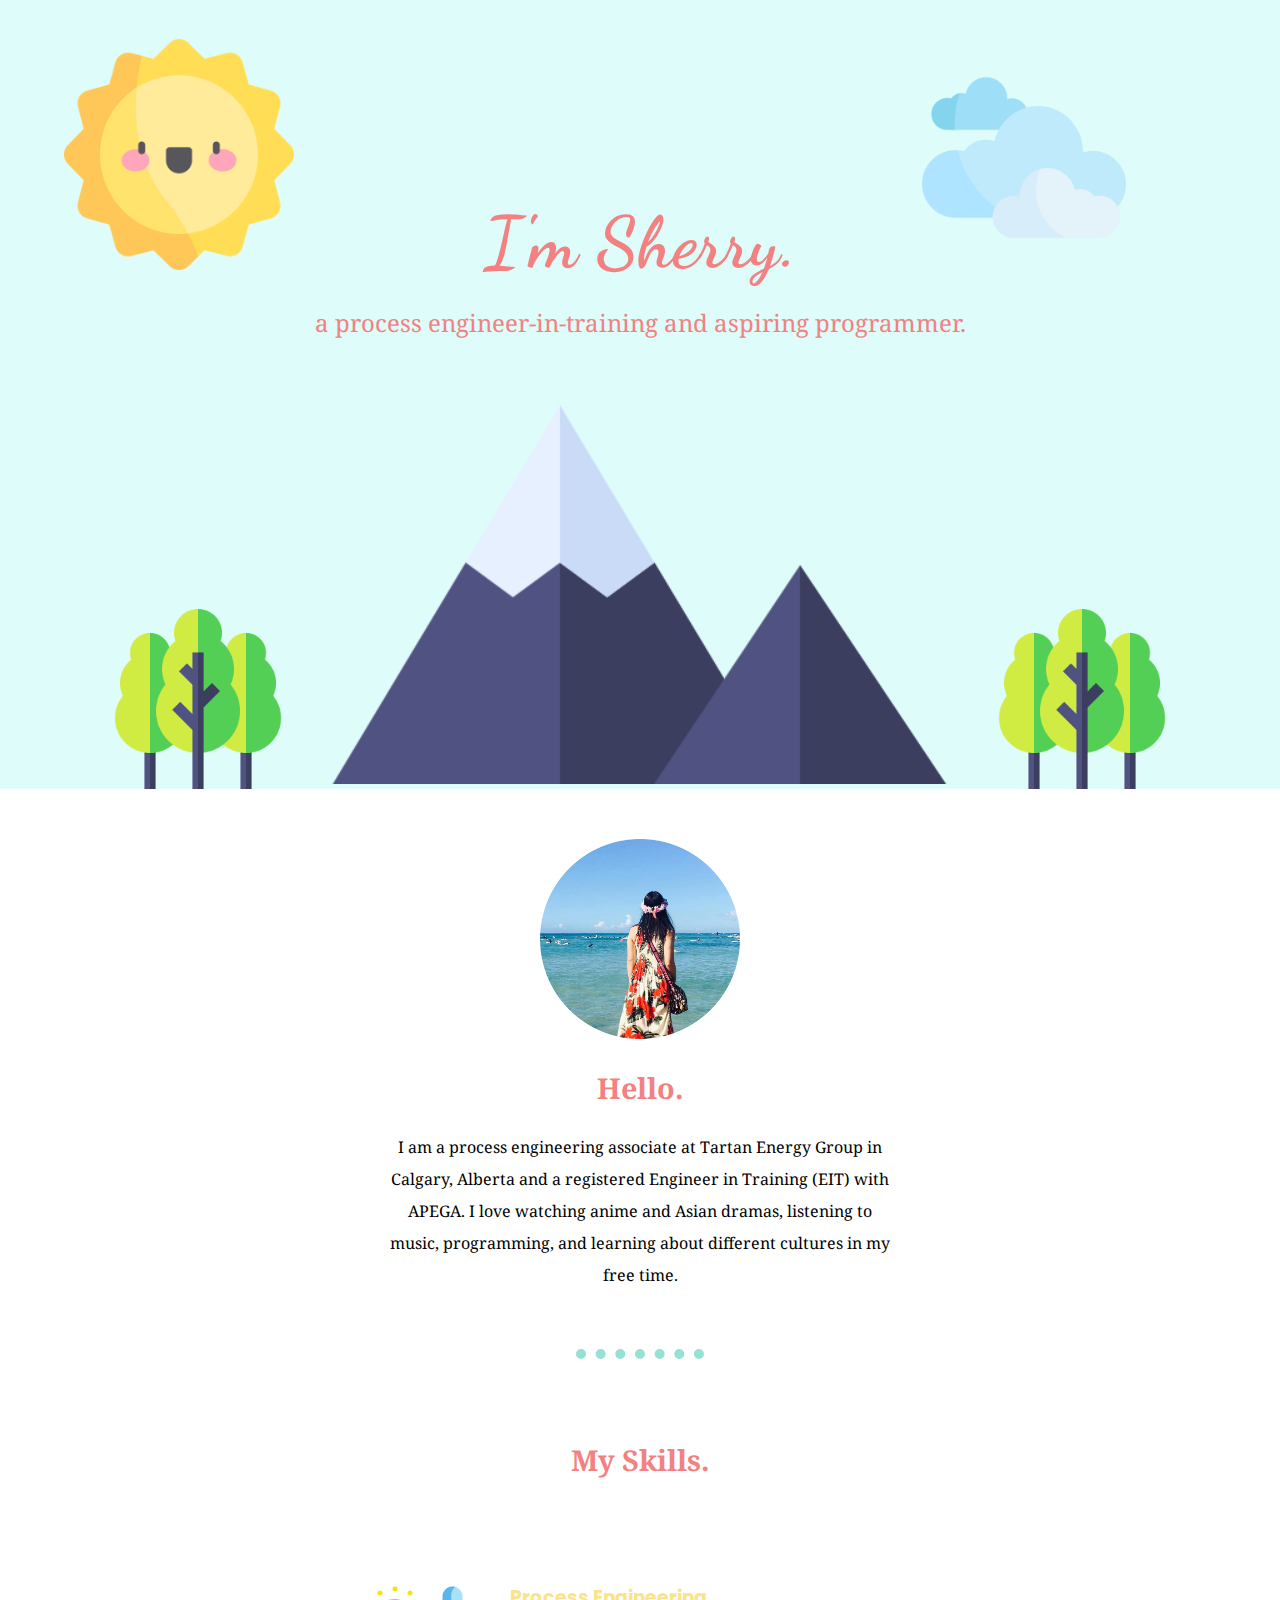
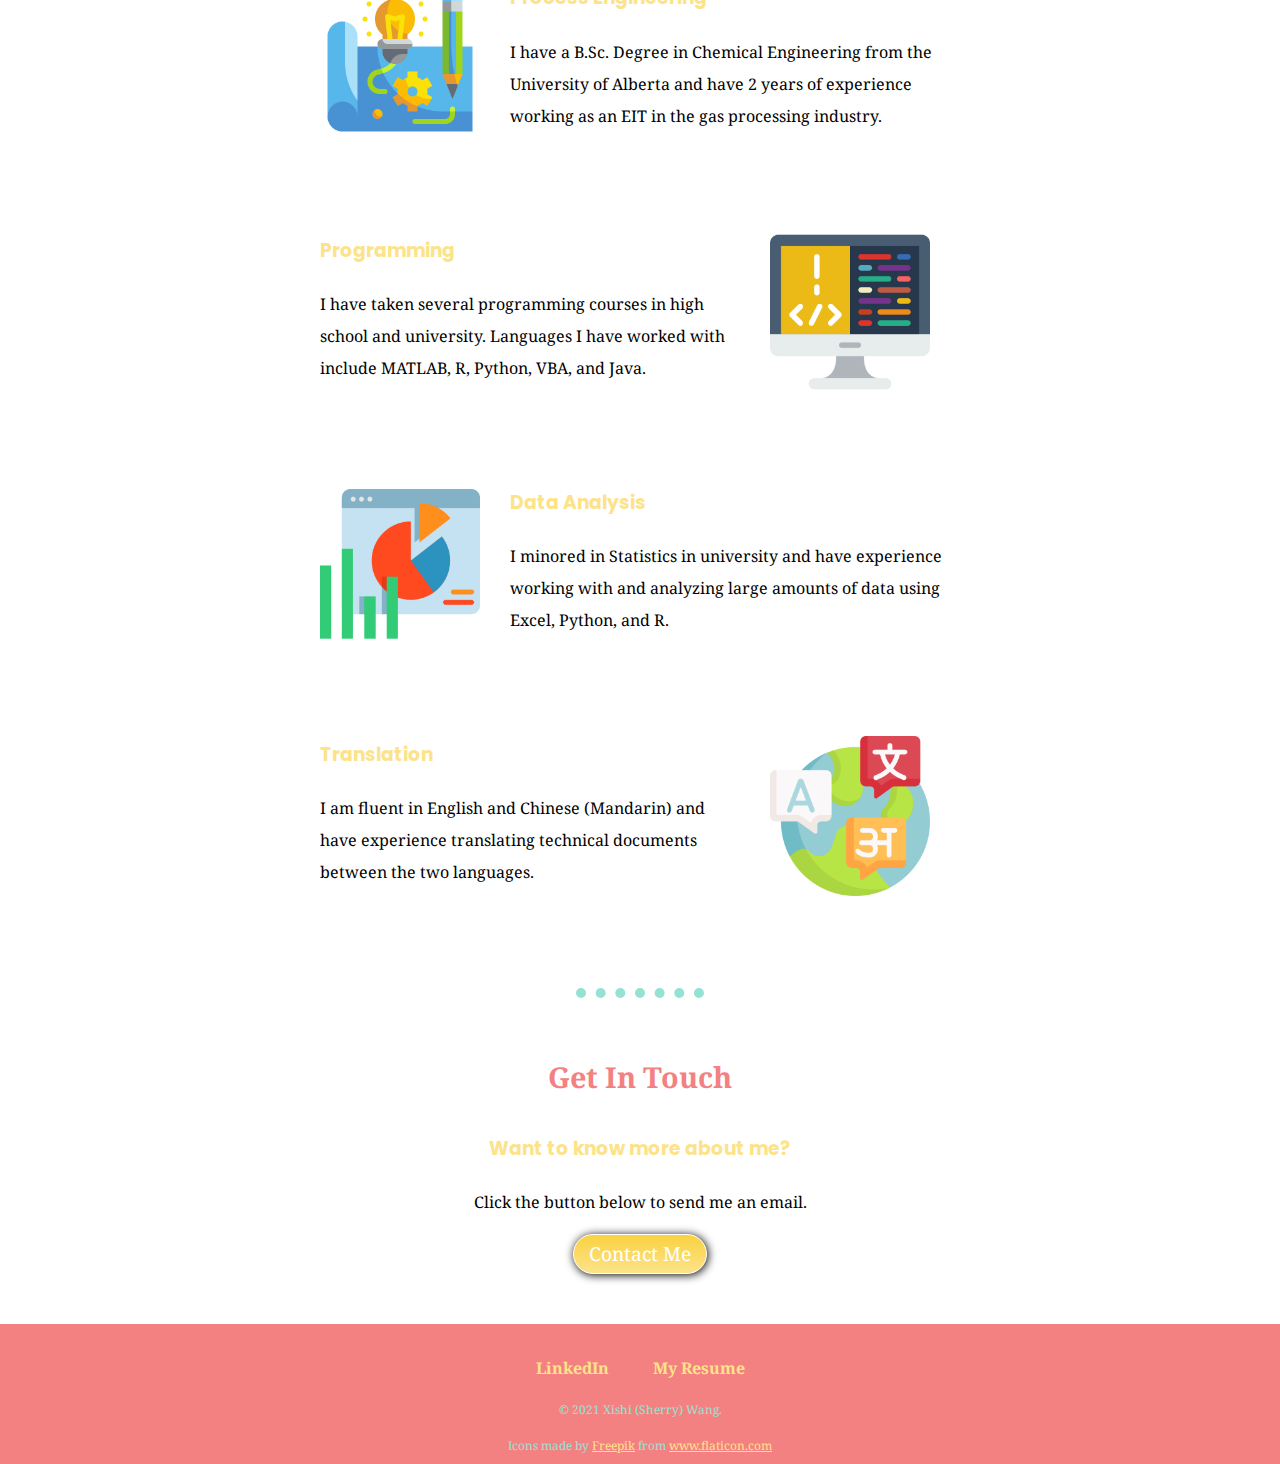
<file: index.html>
<!doctype html>
<html lang="en">
    <head>
        <meta charset="UTF-8">
        <meta name="viewport"
              content="width=device-width, user-scalable=no, initial-scale=1.0, maximum-scale=1.0, minimum-scale=1.0">
        <meta http-equiv="X-UA-Compatible" content="ie=edge">
        <title>Sherry Wang</title>
        <link rel="stylesheet" href="CSS/styles.css">
        <link rel="icon" href="images/favicon.ico">
        <link rel="preconnect" href="https://fonts.gstatic.com">
        <link href="https://fonts.googleapis.com/css2?family=Dancing+Script&family=Noto+Serif&family=Poppins&display=swap" rel="stylesheet">
    </head>
    <body>
        <div class="top-container">
            <img class="sun" src="images/sun.png" alt="sun-img">
            <img class="top-cloud" src="images/clouds.png" alt="cloud-img">
            <h1>I'm Sherry.</h1>
            <h2 class="bio">a process engineer-in-training and aspiring programmer.</h2>
            <img class="trees left" src="images/trees.png" alt="trees-img">
            <img class="mountains" src="images/mountains.png" alt="mountain-img">
            <img class="trees right" src="images/trees.png" alt="trees-img">
        </div>

        <div class="middle-container">
            <div class="profile">
                <img class="profile-pic" src="images/sherry.png" alt="Sherry Image" width="200" height="200">
                <h2>Hello.</h2>
                <p class="intro">I am a process engineering associate at Tartan Energy Group in Calgary, Alberta and a registered Engineer in Training (EIT) with APEGA. I love watching anime and Asian dramas, listening to music, programming, and learning about different cultures in my free time.</p>
            </div>
            <hr>
            <div class="skills">
                <h2>My Skills.</h2>
                <div class="skill-row">
                    <img class="images engineering" src="images/prototype.png" alt="">
                    <h3 class = "skill-title">Process Engineering</h3>
                    <p class = "skill-text">I have a B.Sc. Degree in Chemical Engineering from the University of Alberta and have 2 years of experience working as an EIT in the gas processing industry.</p>
                </div>
                <div class="skill-row">
                    <img class="images coding" src="images/coding.png" alt="">
                    <h3 class = "skill-title">Programming</h3>
                    <p class = "skill-text">I have taken several programming courses in high school and university. Languages I have worked with include MATLAB, R, Python, VBA, and Java.</p>
                </div>
                <div class="skill-row">
                  <img class="images analysis" src="images/stadistics.png" alt="">
                  <h3 class = "skill-title">Data Analysis</h3>
                  <p class = "skill-text">I minored in Statistics in university and have experience working with and analyzing large amounts of data using Excel, Python, and R.</p>
                </div>
                <div class="skill-row">
                  <img class="images translation" src="images/languages.png" alt="">
                  <h3 class = "skill-title">Translation</h3>
                  <p class = "skill-text">I am fluent in English and Chinese (Mandarin) and have experience translating technical documents between the two languages.</p>
                </div>
            </div>
            <hr>
            <div class="contact-me">
                <h2>Get In Touch</h2>
                <h3>Want to know more about me?</h3>
                <p>Click the button below to send me an email.</p>
                <a href="mailto:xishi@ualberta.ca" class="BUTTON_LGX">Contact Me</a>
            </div>
        </div>

        <div class="bottom-container">
            <a class="footer-link linkedin" href="https://www.linkedin.com/in/sherry-wang-970706101/">LinkedIn</a>
            <a class="footer-link resume" href="resume.html">My Resume</a>
            <p class="copyright">© 2021 Xishi (Sherry) Wang.</p>
            <div class="attribution">Icons made by <a href="https://www.freepik.com" title="Freepik">Freepik</a> from <a href="https://www.flaticon.com/" title="Flaticon">www.flaticon.com</a></div>
        </div>


    </body>
</html>
</file>
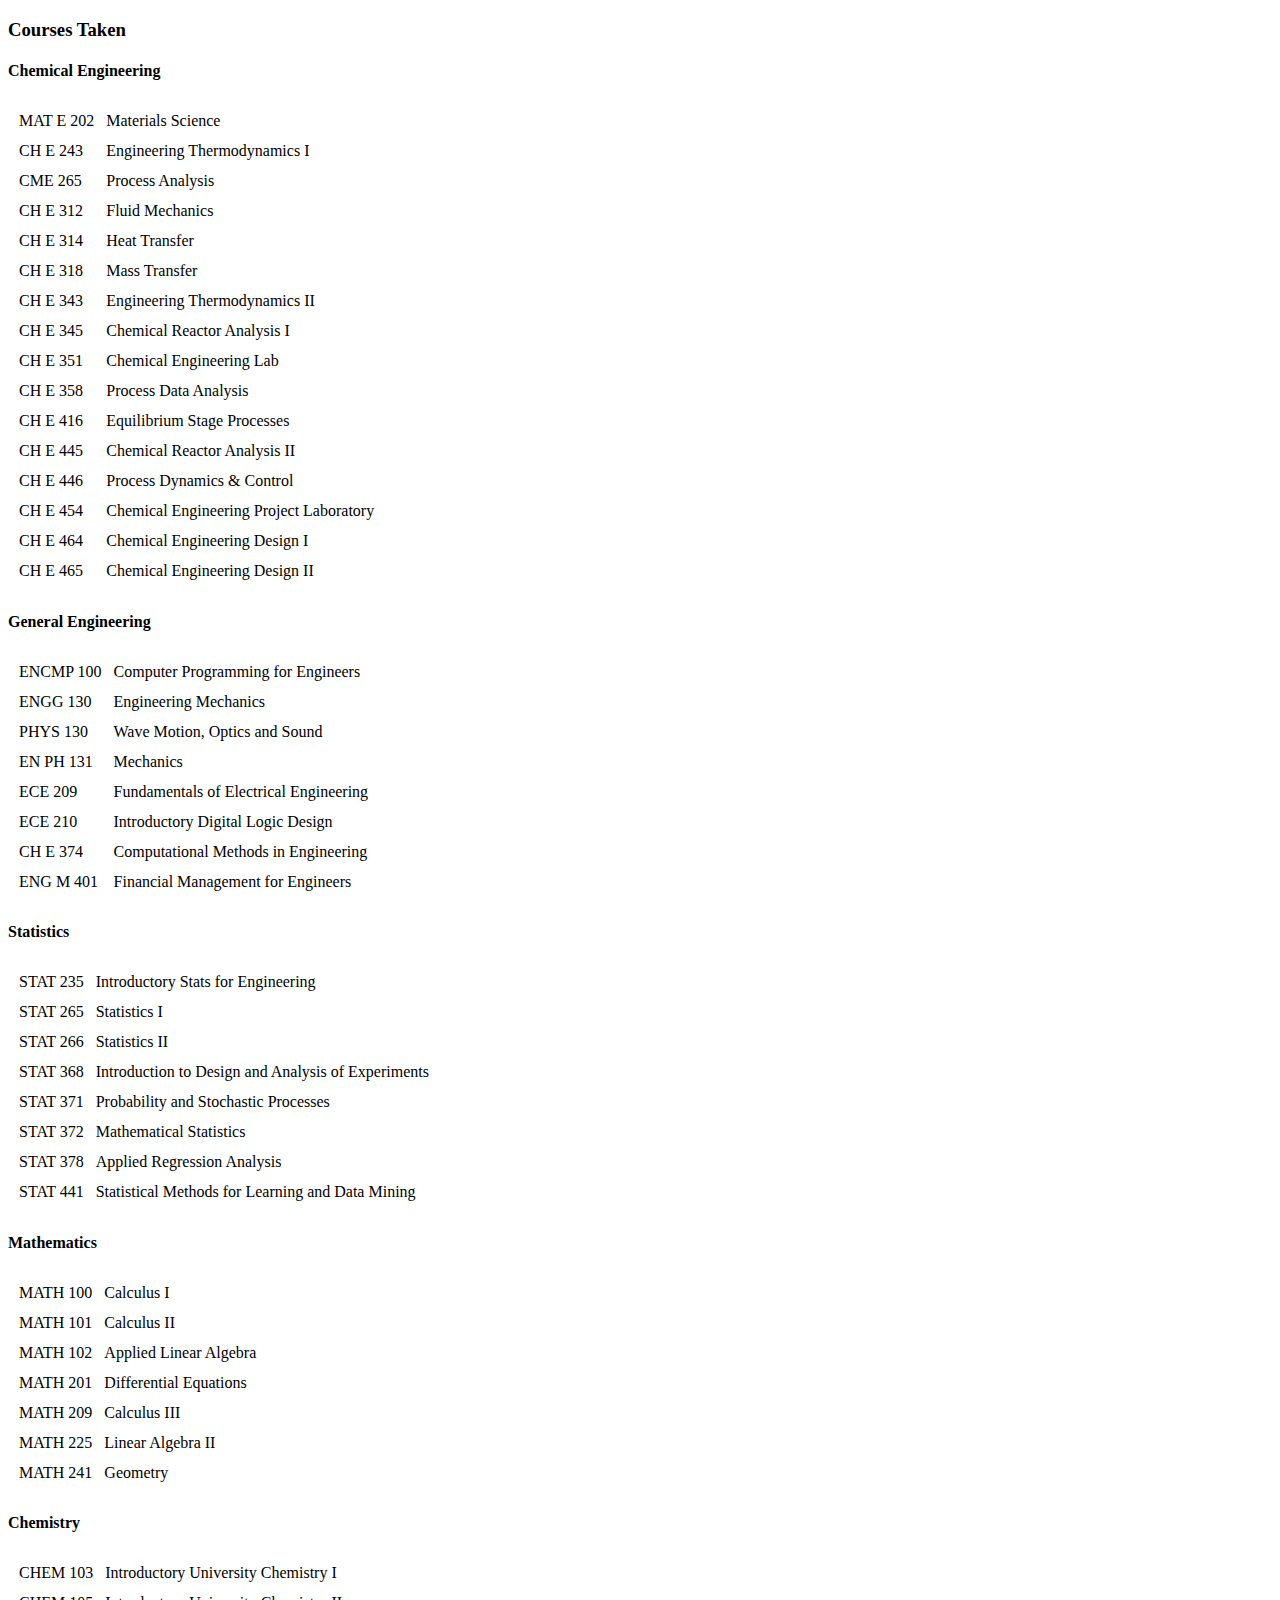
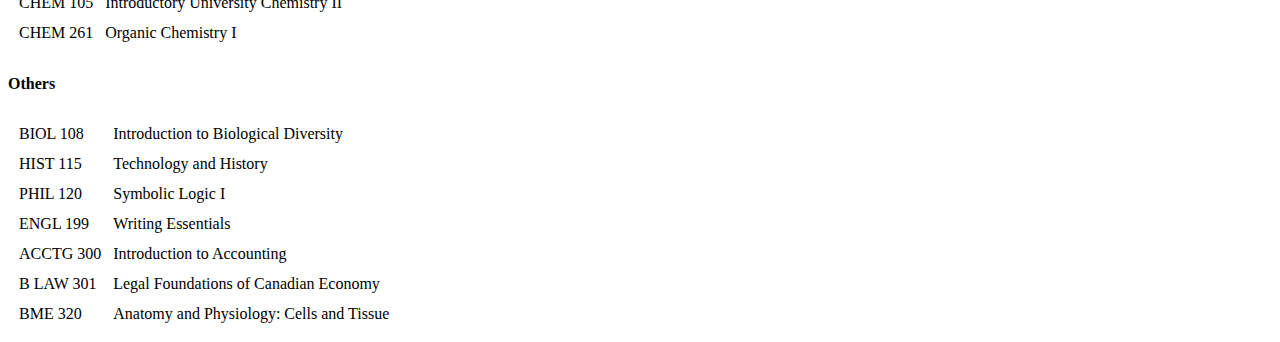
<file: courses.html>
<!doctype html>
<html lang="en">
    <head>
        <meta charset="UTF-8">
        <meta name="viewport"
              content="width=device-width, user-scalable=no, initial-scale=1.0, maximum-scale=1.0, minimum-scale=1.0">
        <meta http-equiv="X-UA-Compatible" content="ie=edge">
        <title>Courses Taken</title>
        <link rel="icon" href="images/favicon.ico">
    </head>
    <body>
        <h3>Courses Taken</h3>
        <h4>Chemical Engineering</h4>
        <table cellspacing="10">
            <tr>
                <td>MAT E 202</td>
                <td>Materials Science</td>
            </tr>
            <tr>
                <td>CH E 243</td>
                <td>Engineering Thermodynamics I</td>
            </tr>
            <tr>
                <td>CME 265</td>
                <td>Process Analysis</td>
            </tr>
            <tr>
                <td>CH E 312</td>
                <td>Fluid Mechanics</td>
            </tr>
            <tr>
                <td>CH E 314</td>
                <td>Heat Transfer</td>
            </tr>
            <tr>
                <td>CH E 318</td>
                <td>Mass Transfer</td>
            </tr>
            <tr>
                <td>CH E 343</td>
                <td>Engineering Thermodynamics II</td>
            </tr>
            <tr>
                <td>CH E 345</td>
                <td>Chemical Reactor Analysis I</td>
            </tr>
            <tr>
                <td>CH E 351</td>
                <td>Chemical Engineering Lab</td>
            </tr>
            <tr>
                <td>CH E 358</td>
                <td>Process Data Analysis</td>
            </tr>
            <tr>
                <td>CH E 416</td>
                <td>Equilibrium Stage Processes</td>
            </tr>
            <tr>
                <td>CH E 445</td>
                <td>Chemical Reactor Analysis II</td>
            </tr>
            <tr>
                <td>CH E 446</td>
                <td>Process Dynamics & Control</td>
            </tr>
            <tr>
                <td>CH E 454</td>
                <td>Chemical Engineering Project Laboratory</td>
            </tr>
            <tr>
                <td>CH E 464</td>
                <td>Chemical Engineering Design I</td>
            </tr>
            <tr>
                <td>CH E 465</td>
                <td>Chemical Engineering Design II</td>
            </tr>
        </table>
        <h4>General Engineering</h4>
        <table cellspacing="10">
            <tr>
                <td>ENCMP 100</td>
                <td>Computer Programming for Engineers</td>
            </tr>
            <tr>
                <td>ENGG 130</td>
                <td>Engineering Mechanics</td>
            </tr>
            <tr>
                <td>PHYS 130</td>
                <td>Wave Motion, Optics and Sound</td>
            </tr>
            <tr>
                <td>EN PH 131</td>
                <td>Mechanics</td>
            </tr>
            <tr>
                <td>ECE 209</td>
                <td>Fundamentals of Electrical Engineering</td>
            </tr>
            <tr>
                <td>ECE 210</td>
                <td>Introductory Digital Logic Design</td>
            </tr>
            <tr>
                <td>CH E 374</td>
                <td>Computational Methods in Engineering</td>
            </tr>
            <tr>
                <td>ENG M 401</td>
                <td>Financial Management for Engineers</td>
            </tr>
        </table>
        <h4>Statistics</h4>
        <table cellspacing="10">
            <tr>
                <td>STAT 235</td>
                <td>Introductory Stats for Engineering</td>
            </tr>
            <tr>
                <td>STAT 265</td>
                <td>Statistics I</td>
            </tr>
            <tr>
                <td>STAT 266</td>
                <td>Statistics II</td>
            </tr>
            <tr>
                <td>STAT 368</td>
                <td>Introduction to Design and Analysis of Experiments</td>
            </tr>
            <tr>
                <td>STAT 371</td>
                <td>Probability and Stochastic Processes</td>
            </tr>
            <tr>
                <td>STAT 372</td>
                <td>Mathematical Statistics</td>
            </tr>
            <tr>
                <td>STAT 378</td>
                <td>Applied Regression Analysis</td>
            </tr>
            <tr>
                <td>STAT 441</td>
                <td>Statistical Methods for Learning and Data Mining</td>
            </tr>
        </table>
        <h4>Mathematics</h4>
        <table cellspacing="10">
            <tr>
                <td>MATH 100</td>
                <td>Calculus I</td>
            </tr>
            <tr>
                <td>MATH 101</td>
                <td>Calculus II</td>
            </tr>
            <tr>
                <td>MATH 102</td>
                <td>Applied Linear Algebra</td>
            </tr>
            <tr>
                <td>MATH 201</td>
                <td>Differential Equations</td>
            </tr>
            <tr>
                <td>MATH 209</td>
                <td>Calculus III</td>
            </tr>
            <tr>
                <td>MATH 225</td>
                <td>Linear Algebra II</td>
            </tr>
            <tr>
                <td>MATH 241</td>
                <td>Geometry</td>
            </tr>
        </table>
        <h4>Chemistry</h4>
        <table cellspacing="10">
            <tr>
                <td>CHEM 103</td>
                <td>Introductory University Chemistry I</td>
            </tr>
            <tr>
                <td>CHEM 105</td>
                <td>Introductory University Chemistry II</td>
            </tr>
            <tr>
                <td>CHEM 261</td>
                <td>Organic Chemistry I</td>
            </tr>
        </table>
        <h4>Others</h4>
        <table cellspacing="10">
            <tr>
                <td>BIOL 108</td>
                <td>Introduction to Biological Diversity</td>
            </tr>
            <tr>
                <td>HIST 115</td>
                <td>Technology and History</td>
            </tr>
            <tr>
                <td>PHIL 120</td>
                <td>Symbolic Logic I</td>
            </tr>
            <tr>
                <td>ENGL 199</td>
                <td>Writing Essentials</td>
            </tr>
            <tr>
                <td>ACCTG 300</td>
                <td>Introduction to Accounting</td>
            </tr>
            <tr>
                <td>B LAW 301</td>
                <td>Legal Foundations of Canadian Economy</td>
            </tr>
            <tr>
                <td>BME 320</td>
                <td>Anatomy and Physiology: Cells and Tissue</td>
            </tr>
        </table>
    </body>
</html>
</file>
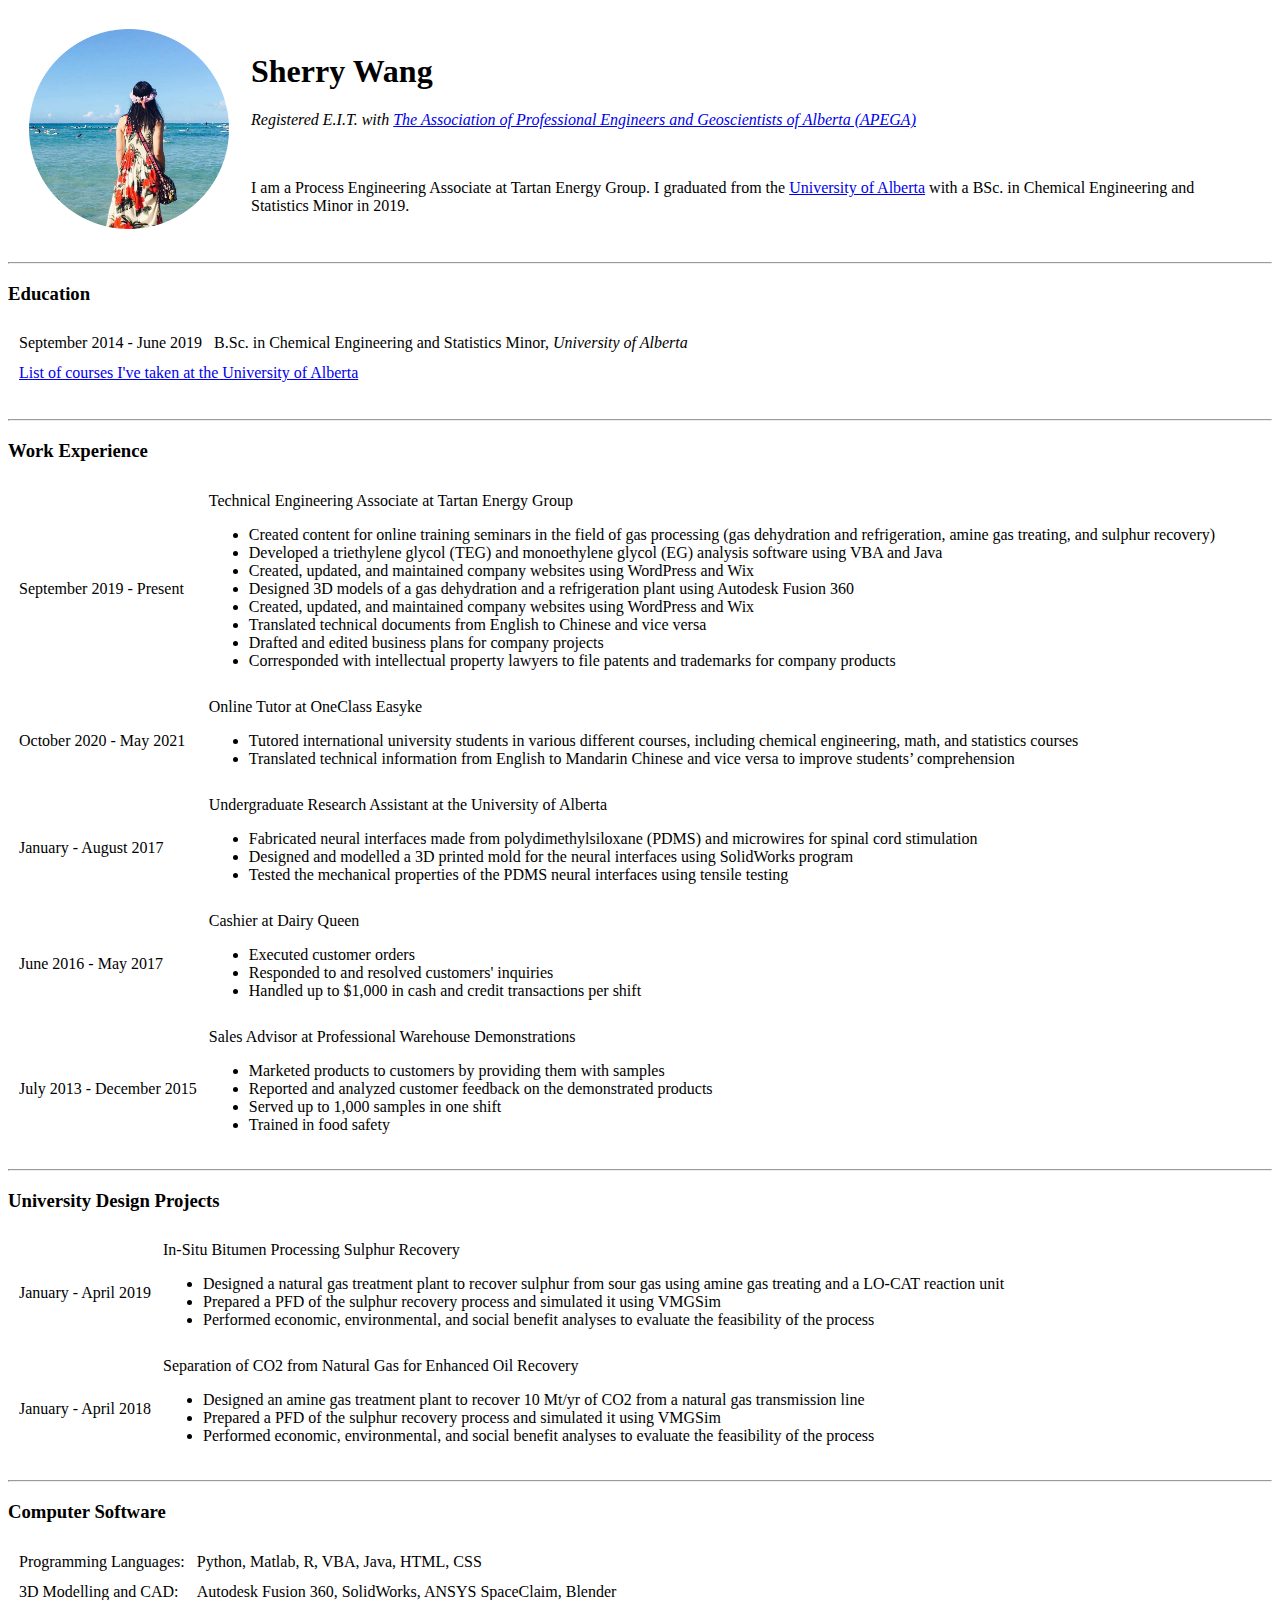
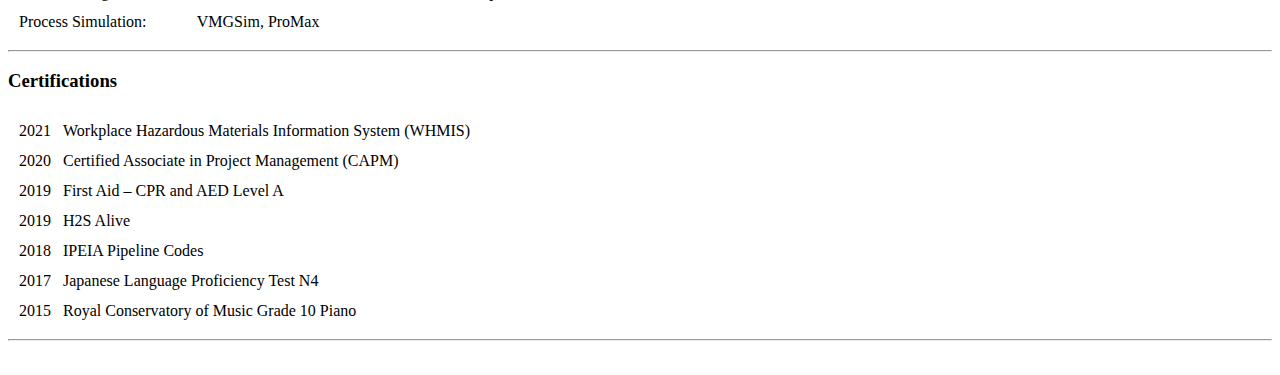
<file: resume.html>
<!doctype html>
<html lang="en">
    <head>
        <meta charset="UTF-8">
        <meta name="viewport"
              content="width=device-width, user-scalable=no, initial-scale=1.0, maximum-scale=1.0, minimum-scale=1.0">
        <meta http-equiv="X-UA-Compatible" content="ie=edge">
        <title>Sherry's Personal Site</title>
        <link rel="icon" href="images/favicon.ico">
    </head>
    <body>
        <table cellspacing="20">
            <tr>
                <td><img src="images/sherry.png" alt="Sherry's profile picture" width="200" height="200"></td>
                <td><h1>Sherry Wang</h1>
                <p><em>Registered E.I.T. with <a href="https://www.apega.ca/">The Association of Professional Engineers and Geoscientists of Alberta (APEGA)</a></em></p>
                <br>
                <p>I am a Process Engineering Associate at Tartan Energy Group. I graduated from the <a href="https://www.ualberta.ca/index.html">University of Alberta</a> with a BSc. in Chemical Engineering and Statistics Minor in 2019.</p></td>
            </tr>
        </table>
        <hr>

        <h3>Education</h3>
         <table cellspacing="10">
             <tr>
                 <td>September 2014 - June 2019</td>
                 <td>B.Sc. in Chemical Engineering and Statistics Minor, <em>University of Alberta</em></td>
             </tr>
             <tr>
                 <td colspan="2"><a href="courses.html">List of courses I've taken at the University of Alberta</a></td>
             </tr>
         </table>
        <br>
        <hr>

        <h3>Work Experience</h3>
        <table cellspacing="10">
            <tbody>
                <tr>
                    <td>September 2019 - Present</td>
                    <td>Technical Engineering Associate at Tartan Energy Group
                        <ul>
                            <li>Created content for online training seminars in the field of gas processing (gas dehydration and refrigeration, amine gas treating, and sulphur recovery)</li>
                            <li>Developed a triethylene glycol (TEG) and monoethylene glycol (EG) analysis software using VBA and Java</li>
                            <li>Created, updated, and maintained company websites using WordPress and Wix</li>
                            <li>Designed 3D models of a gas dehydration and a refrigeration plant using Autodesk Fusion 360</li>
                            <li>Created, updated, and maintained company websites using WordPress and Wix</li>
                            <li>Translated technical documents from English to Chinese and vice versa</li>
                            <li>Drafted and edited business plans for company projects</li>
                            <li>Corresponded with intellectual property lawyers to file patents and trademarks for company products</li>
                        </ul>
                    </td>
                </tr>
                <tr>
                    <td>October 2020 - May 2021</td>
                    <td>Online Tutor at OneClass Easyke
                        <ul>
                            <li>Tutored international university students in various different courses, including chemical engineering, math, and statistics courses</li>
                            <li>Translated technical information from English to Mandarin Chinese and vice versa to improve students’ comprehension</li>
                        </ul>

                    </td>
                </tr>
                <tr>
                    <td>January - August 2017</td>
                    <td>Undergraduate Research Assistant at the University of Alberta
                         <ul>
                            <li>Fabricated neural interfaces made from polydimethylsiloxane (PDMS) and microwires for spinal cord stimulation</li>
                            <li>Designed and modelled a 3D printed mold for the neural interfaces using SolidWorks program</li>
                            <li>Tested the mechanical properties of the PDMS neural interfaces using tensile testing</li>
                        </ul>
                    </td>
                </tr>
                <tr>
                    <td>June 2016 - May 2017</td>
                    <td>Cashier at Dairy Queen
                         <ul>
                             <li>Executed customer orders</li>
                             <li>Responded to and resolved customers' inquiries</li>
                             <li>Handled up to $1,000 in cash and credit transactions per shift</li>
                        </ul>
                    </td>
                </tr>
                <tr>
                    <td>July 2013 - December 2015</td>
                    <td>Sales Advisor at Professional Warehouse Demonstrations
                         <ul>
                             <li>Marketed products to customers by providing them with samples</li>
                             <li>Reported and analyzed customer feedback on the demonstrated products</li>
                             <li>Served up to 1,000 samples in one shift</li>
                             <li>Trained in food safety</li>
                        </ul>
                    </td>
                </tr>
            </tbody>
        </table>
        <hr>
        <h3>University Design Projects</h3>
        <table cellspacing="10">
            <tbody>
                <tr>
                    <td>January - April 2019</td>
                    <td>In-Situ Bitumen Processing Sulphur Recovery
                        <ul>
                            <li>Designed a natural gas treatment plant to recover sulphur from sour gas using amine gas treating and a LO-CAT reaction unit</li>
                            <li>Prepared a PFD of the sulphur recovery process and simulated it using VMGSim</li>
                            <li>Performed economic, environmental, and social benefit analyses to evaluate the feasibility of the process</li>
                        </ul>
                    </td>
                </tr>
                <tr>
                    <td>January - April 2018</td>
                    <td>Separation of CO2 from Natural Gas for Enhanced Oil Recovery
                         <ul>
                            <li>Designed an amine gas treatment plant to recover 10 Mt/yr of CO2 from a natural gas transmission line</li>
                            <li>Prepared a PFD of the sulphur recovery process and simulated it using VMGSim</li>
                            <li>Performed economic, environmental, and social benefit analyses to evaluate the feasibility of the process</li>
                        </ul>
                    </td>
                </tr>
            </tbody>
        </table>
        <hr>

        <h3>Computer Software</h3>
        <table cellspacing="10">
            <tbody>
                <tr>
                    <td>Programming Languages:</td>
                    <td>Python, Matlab, R, VBA, Java, HTML, CSS</td>
                </tr>
                <tr>
                    <td>3D Modelling and CAD:</td>
                    <td>Autodesk Fusion 360, SolidWorks, ANSYS SpaceClaim, Blender</td>
                </tr>
                <tr>
                    <td>Process Simulation:</td>
                    <td>VMGSim, ProMax</td>
                </tr>
            </tbody>
        </table>
        <hr>

        <h3>Certifications</h3>
        <table cellspacing="10">
            <tbody>
                <tr>
                    <td>2021</td>
                    <td>Workplace Hazardous Materials Information System (WHMIS)</td>
                </tr>
                <tr>
                    <td>2020</td>
                    <td>Certified Associate in Project Management (CAPM)</td>
                </tr>
                <tr>
                    <td>2019</td>
                    <td>First Aid – CPR and AED Level A</td>
                </tr>
                <tr>
                    <td>2019</td>
                    <td>H2S Alive</td>
                </tr>
                <tr>
                    <td>2018</td>
                    <td>IPEIA Pipeline Codes</td>
                </tr>
                <tr>
                    <td>2017</td>
                    <td>Japanese Language Proficiency Test N4</td>
                </tr>
                <tr>
                    <td>2015</td>
                    <td>Royal Conservatory of Music Grade 10 Piano</td>
                </tr>
            </tbody>
        </table>
        <hr>
        <br>
    </body>
</html>
</file>
<file: CSS/styles.css>
body {
    margin: 0px;
    text-align: center;
    font-family: 'Noto Serif', serif;
}

h1 {
    font-size: 450%;
    margin: 50px auto 0 auto;
    font-family: 'Dancing Script', cursive;
    color: #f38181; /*color 1*/
}

h2 {
    font-size: 180%;
    font-family: 'Poppins' sans-serif;
    color: #f38181; /*color 1*/
}

h3 {
    font-family: 'Poppins', sans-serif;
    color: #fce38a /*color 2*/
}

hr {
    border-style: dotted none none;
    width: 10%;
    border-color: #95e1d3; /*color 3*/
    border-width: 10px;
}

a {
    color: #fce38a /*color 2*/
}

.top-container {
    background-color: #defcf9; /*color 4*/
    position: relative;
    padding-top: 150px;
}

.bottom-cloud {
    width: 16%;
    position: absolute;
    left: 10%;
    top: 40%;
}

.top-cloud {
    width: 16%;
    position: absolute;
    right: 12%;
    top: 7%;
}

.sun {
    width: 18%;
    position: absolute;
    left: 5%;
    top: 5%;
}

.trees {
    width: 15%;
    position: absolute;
    bottom: 0px;
}

.left {
    left: 8%;
}

.right {
    right: 8%;
}

.mountains {
    width: 50%;
}

.skills {
    padding-top: 50px;
}

.skill-row {
    width: 50%;
    margin: 100px auto;
    text-align: left;
    line-height: 2;
}

.images {
    width: 25%;
    height: 25%;
    float: left;
    margin-right: 30px;
}

.coding {
    float: right;
    margin-left: 30px;
}

.translation {
    float: right;
    margin-left: 30px;
}

.bio {
    font-size: 150%;
    font-weight: normal;
}

.profile-pic {
    padding-top: 50px;
}

.intro {
    width: 40%;
    line-height: 2;
    margin: auto;
    padding-bottom: 50px;
}

.contact-me {
    margin: 50px auto;
    width: 40%;
    line-height: 2;
}

.bottom-container {
    background-color: #f38181; /*color 1*/
    padding-top: 20px;
    line-height: 3;
}

.copyright {
    margin-block: 0;
    color: #95e1d3; /*color 3*/
    font-size: 0.75rem
}

.footer-link {
    color: #fce38a;
    padding: 20px;
    text-decoration: none;
    font-weight: bold;
}

.footer-link:hover {
    color: #FFFFFF
}

.BUTTON_LGX {
   background: #FAD13F;
   background-image: -webkit-linear-gradient(top, #FAD13F, #FCE38A);
   background-image: -moz-linear-gradient(top, #FAD13F, #FCE38A);
   background-image: -ms-linear-gradient(top, #FAD13F, #FCE38A);
   background-image: -o-linear-gradient(top, #FAD13F, #FCE38A);
   background-image: -webkit-gradient(to bottom, #FAD13F, #FCE38A);
   -webkit-border-radius: 20px;
   -moz-border-radius: 20px;
   border-radius: 20px;
   color: #FFFFFF;
   font-family: 'Poppins' sans-serif;
   font-size: 1.2rem;
   padding-left: 15px;
   padding-right: 15px;
   -webkit-box-shadow: 1px 1px 10px 0 #000000;
   -moz-box-shadow: 1px 1px 10px 0 #000000;
   box-shadow: 1px 1px 10px 0 #000000;
   border: solid #FFFFFF 1px;
   text-decoration: none;
   display: inline-block;
   cursor: pointer;
   text-align: center;
}

.BUTTON_LGX:hover {
   border: solid #FFFFFF 1px;
   background: #FAC7C7;
   background-image: -webkit-linear-gradient(top, #FAC7C7, #F38181);
   background-image: -moz-linear-gradient(top, #FAC7C7, #F38181);
   background-image: -ms-linear-gradient(top, #FAC7C7, #F38181);
   background-image: -o-linear-gradient(top, #FAC7C7, #F38181);
   background-image: -webkit-gradient(to bottom, #FAC7C7, #F38181);
   -webkit-border-radius: 20px;
   -moz-border-radius: 20px;
   border-radius: 20px;
   text-decoration: none;
}

.attribution {
    margin-block: 0;
    color: #95e1d3; /*color 3*/
    font-size: 0.75rem
}
</file>
